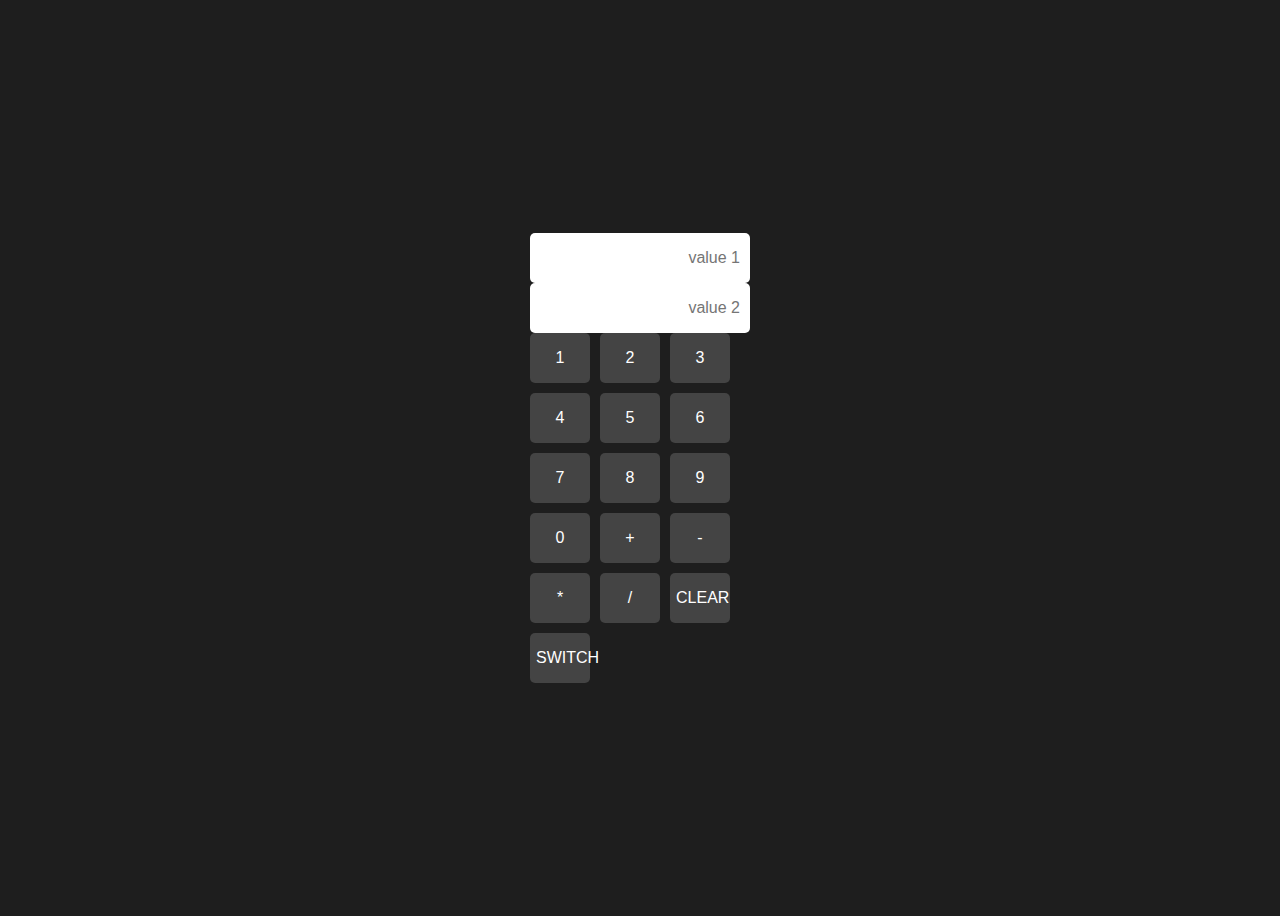
<file: index.html>
<!DOCTYPE html>
<html lang="en">

<head>
    <meta charset="UTF-8">
    <meta name="viewport" content="width=device-width, initial-scale=1.0">
    <title>Simple Grid Calculator</title>
    <link rel="stylesheet" href="style.css">
</head>

<body>
    <div>
        <input type="text" id="id1" placeholder="value 1"><br />
        <input type="text" id="id2" placeholder="value 2"><br />
        <div class="buttons">
            <button onclick="insert(1)">1</button>
            <button onclick="insert(2)">2</button>
            <button onclick="insert(3)">3</button>
            <button onclick="insert(4)">4</button>
            <button onclick="insert(5)">5</button>
            <button onclick="insert(6)">6</button>
            <button onclick="insert(7)">7</button>
            <button onclick="insert(8)">8</button>
            <button onclick="insert(9)">9</button>
            <button onclick="insert(0)">0</button>
            <button onclick="add()">+</button>
            <button onclick="sub()">-</button>
            <button onclick="mul()">*</button>
            <button onclick="div()">/</button>
            <button onclick="clearFields()">CLEAR</button>
            <button onclick="switchInput()">SWITCH</button>


        </div>
    </div>

    <script src="script.js"></script>
</body>

</html>
</file>
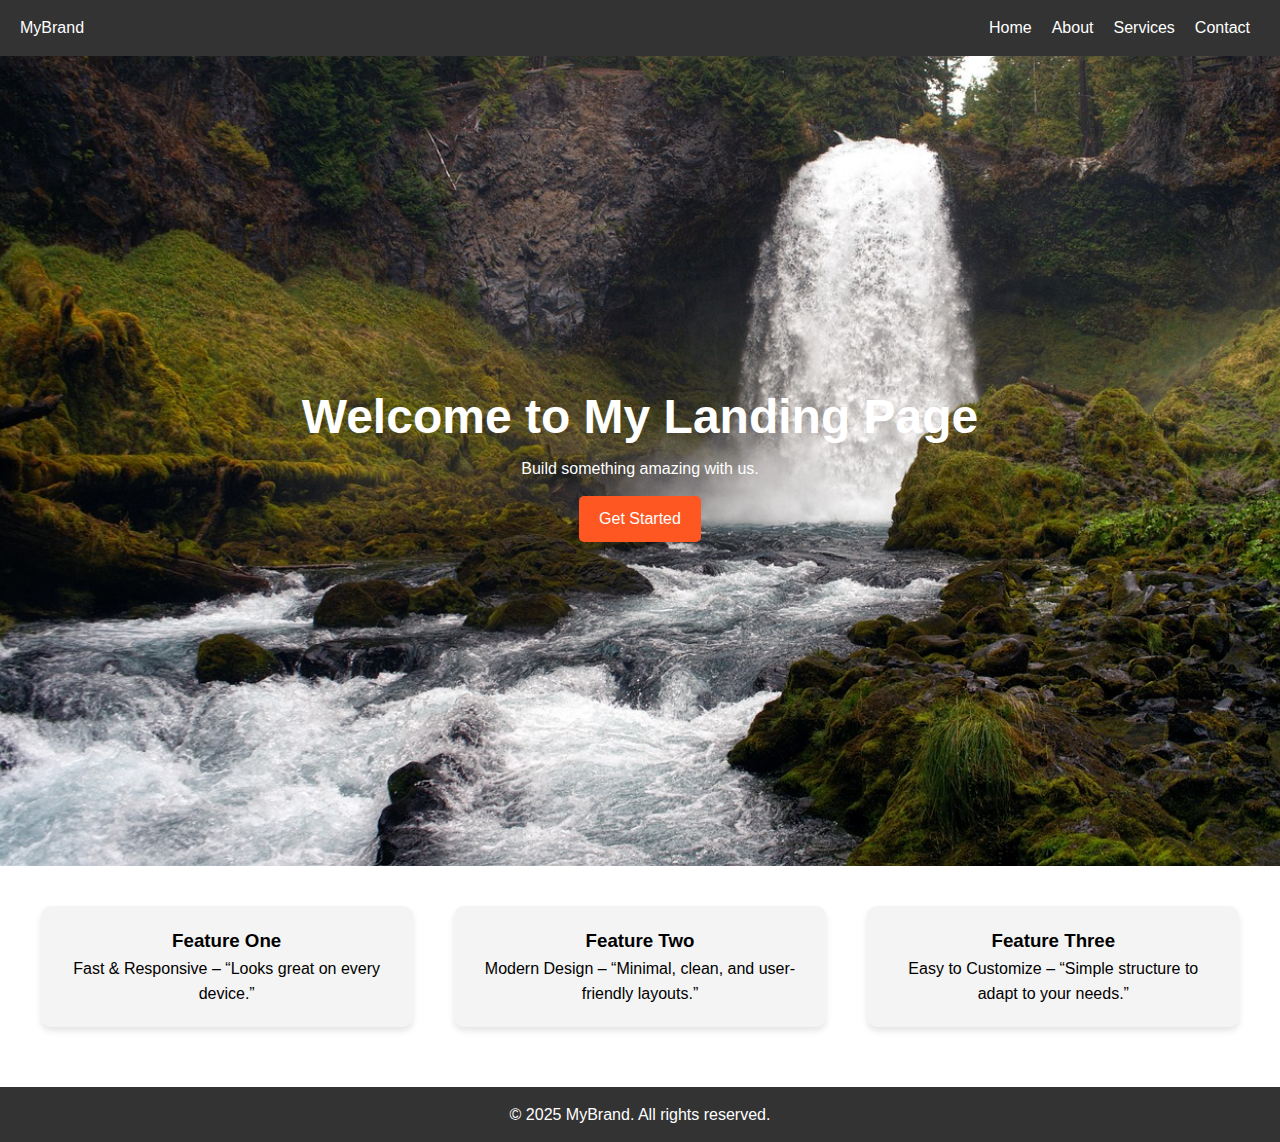
<file: landing page/index.html>
<!DOCTYPE html>
<html lang="en">
<head>
  <meta charset="UTF-8">
  <meta name="viewport" content="width=device-width, initial-scale=1.0">
  <title>Landing Page</title>
  <link rel="stylesheet" href="style.css">
</head>
<body>
  <!-- Header -->
  <header>
    <nav>
      <div class="logo">MyBrand</div>
      <ul>
        <li><a href="#">Home</a></li>
        <li><a href="#">About</a></li>
        <li><a href="#">Services</a></li>
        <li><a href="#">Contact</a></li>
      </ul>
    </nav>
  </header>

  <!-- Hero Section -->
  <section class="hero">
    <h1>Welcome to My Landing Page</h1>
    <p>Build something amazing with us.</p>
    <a href="#" class="btn">Get Started</a>
  </section>

  <!-- Features -->
  <section class="features">
    <div class="card">
      <h3>Feature One</h3>
      <p>Fast & Responsive – “Looks great on every device.”</p>
    </div>
    <div class="card">
      <h3>Feature Two</h3>
      <p>Modern Design – “Minimal, clean, and user-friendly layouts.”</p>
    </div>
    <div class="card">
      <h3>Feature Three</h3>
      <p>Easy to Customize – “Simple structure to adapt to your needs.”</p>
    </div>
  </section>

  <!-- Footer -->
  <footer>
    <p>&copy; 2025 MyBrand. All rights reserved.</p>
  </footer>
</body>
</html>
</file>
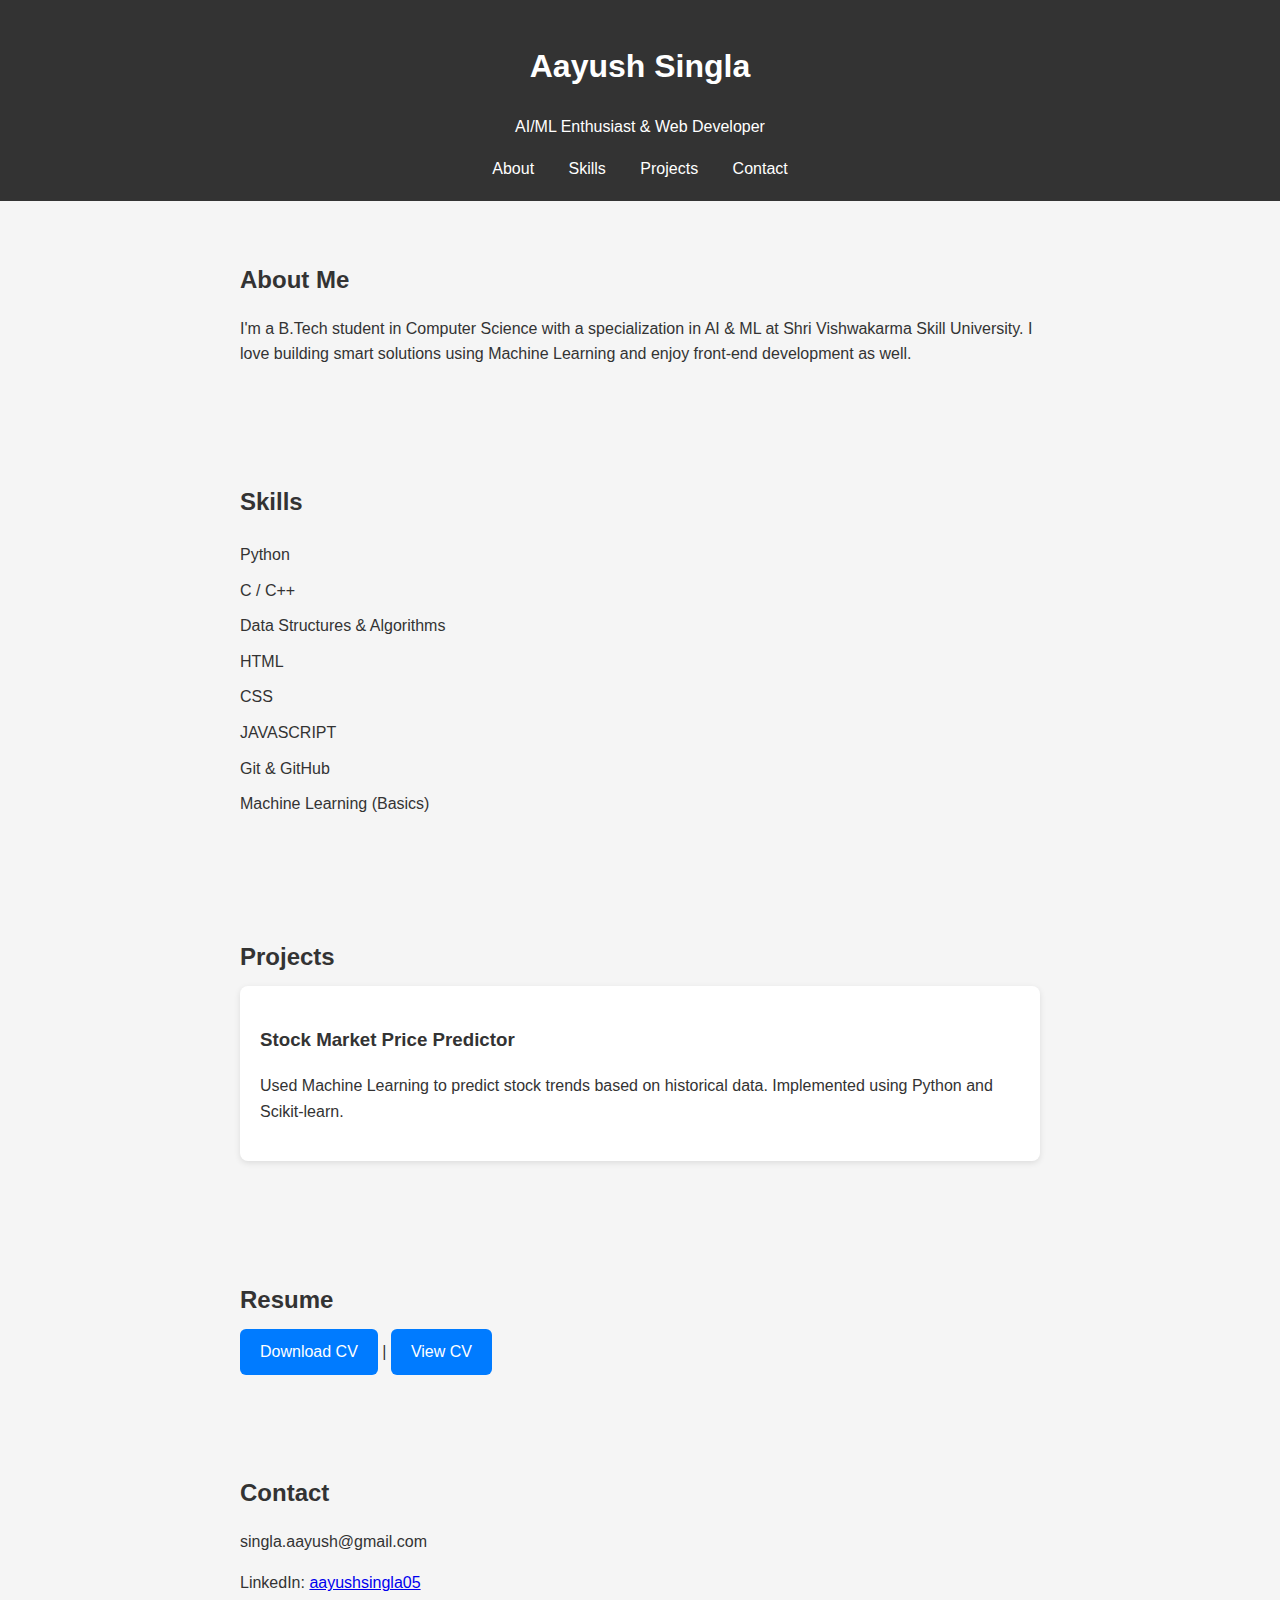
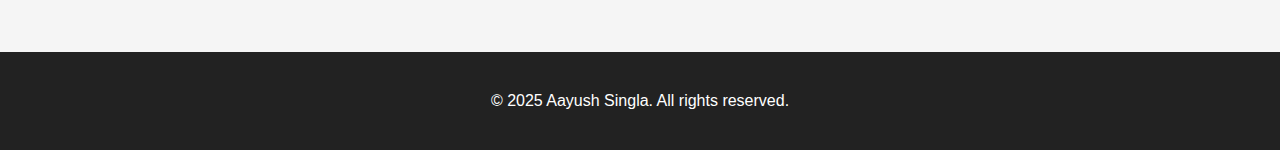
<file: Portfolio-Website/portfolio.html>
<!DOCTYPE html>
<html lang="en">
<head>
  <meta charset="UTF-8" />
  <meta name="viewport" content="width=device-width, initial-scale=1.0" />
  <title>Aayush Singla | Portfolio</title>
  <style>
    body {
      margin: 0;
      font-family: Arial, sans-serif;
      background: #f5f5f5;
      color: #333;
      line-height: 1.6;
    }

    header {
      background: #333;
      color: white;
      padding: 20px;
      text-align: center;
    }

    header nav a {
      color: white;
      margin: 0 15px;
      text-decoration: none;
    }

    section {
      padding: 40px 20px;
      max-width: 800px;
      margin: auto;
    }

    h2 {
      color: #333;
      margin-bottom: 10px;
    }

    ul {
      list-style: none;
      padding: 0;
    }

    ul li {
      padding: 5px 0;
    }

    .project-card {
      background: white;
      border-radius: 8px;
      padding: 20px;
      box-shadow: 0 2px 6px rgba(0,0,0,0.1);
      margin-bottom: 20px;
    }

    .resume-button {
      display: inline-block;
      padding: 10px 20px;
      background: #007bff;
      color: white;
      border-radius: 6px;
      text-decoration: none;
    }

    footer {
      background: #222;
      color: white;
      text-align: center;
      padding: 20px 0;
    }
  </style>
</head>
<body>
  <header>
    <h1>Aayush Singla</h1>
    <p>AI/ML Enthusiast & Web Developer</p>
    <nav>
      <a href="#about">About</a>
      <a href="#skills">Skills</a>
      <a href="#projects">Projects</a>
      <a href="#contact">Contact</a>
    </nav>
  </header>

  <section id="about">
    <h2>About Me</h2>
    <p>
      I'm a B.Tech student in Computer Science with a specialization in AI & ML at Shri Vishwakarma Skill University. I love building smart solutions using Machine Learning and enjoy front-end development as well.
    </p>
  </section>

  <section id="skills">
    <h2>Skills</h2>
    <ul>
      <li>Python</li>
      <li>C / C++</li>
      <li>Data Structures & Algorithms</li>
      <li>HTML</li>
      <li>CSS</li>
      <li>JAVASCRIPT</li>
      <li>Git & GitHub</li>
      <li>Machine Learning (Basics)</li>
    </ul>
  </section>

  <section id="projects">
    <h2>Projects</h2>

    <div class="project-card">
      <h3>Stock Market Price Predictor</h3>
      <p>Used Machine Learning to predict stock trends based on historical data. Implemented using Python and Scikit-learn.</p>
    </div>

    <!-- Add more projects here if needed -->

  </section>

  <section id="resume">
    <h2>Resume</h2>
    <a class="resume-button" href="Aayush_Singla_CV.pdf" download="Aayush_Singla_CV.pdf">Download CV</a> | 
    <a class="resume-button" href="Aayush_Singla_CV.pdf" target="_blank">View CV</a>
 
  </section>

  <section id="contact">
    <h2>Contact</h2>
    <p>singla.aayush@gmail.com</p>
    <p>LinkedIn: <a href="https://www.linkedin.com/in/aayushsingla05" target="_blank">aayushsingla05</a></p>
  </section>

  <footer>
    <p>&copy; 2025 Aayush Singla. All rights reserved.</p>
  </footer>
</body>
</html>
</file>
<file: style.css>
body {
    display: flex;
    justify-content: center;
    align-items: center;
    height: 100vh;
    background-color: #1e1e1e;
    font-family: Arial, sans-serif;
    
}
 
input {
    width: 200px;
    height: 40px;
    border: none;
    border-radius: 5px;
    padding:5px 10px;
    font-size: 1rem;
    margin: 0;
    text-align: right;
}

.buttons {
 display: grid;
 grid-template-columns: repeat(3 , 60px);
 gap: 10px;

}

button{
    height: 50px;
    width: 70;
    font-size: 1rem;
    background:#444 ;
    color: #fff;
    border: none;
    border-radius: 5px;
    cursor:pointer;

}

button:hover{
    background:#666;

}
</file>
<file: landing page/style.css>
* {
  margin: 0;
  padding: 0;
  box-sizing: border-box;
  font-family: Arial, sans-serif;
}

body {
  line-height: 1.6;
}

header {
  background: #333;
  color: #fff;
  padding: 15px 20px;
}

nav {
  display: flex;
  justify-content: space-between;
  align-items: center;
}

nav ul {
  display: flex;
  list-style: none;
}

nav ul li {
  margin: 0 10px;
}

nav ul li a {
  color: white;
  text-decoration: none;
}

.hero {
  background: url(background.jpg) no-repeat center center/cover;
  color: white;
  height: 90vh;
  display: flex;
  flex-direction: column;
  justify-content: center;
  align-items: center;
  text-align: center;
}

.hero h1 {
  font-size: 3rem;
}

.hero .btn {
  background: #ff5722;
  padding: 10px 20px;
  margin-top: 15px;
  color: white;
  text-decoration: none;
  border-radius: 5px;
}

.features {
  display: flex;
  justify-content: space-around;
  padding: 40px 20px;
}

.card {
  background: #f4f4f4;
  padding: 20px;
  border-radius: 10px;
  width: 30%;
  text-align: center;
  box-shadow: 0 4px 6px rgba(0,0,0,0.1);
}

footer {
  background: #333;
  color: white;
  text-align: center;
  padding: 15px;
  margin-top: 20px;
}
</file>
